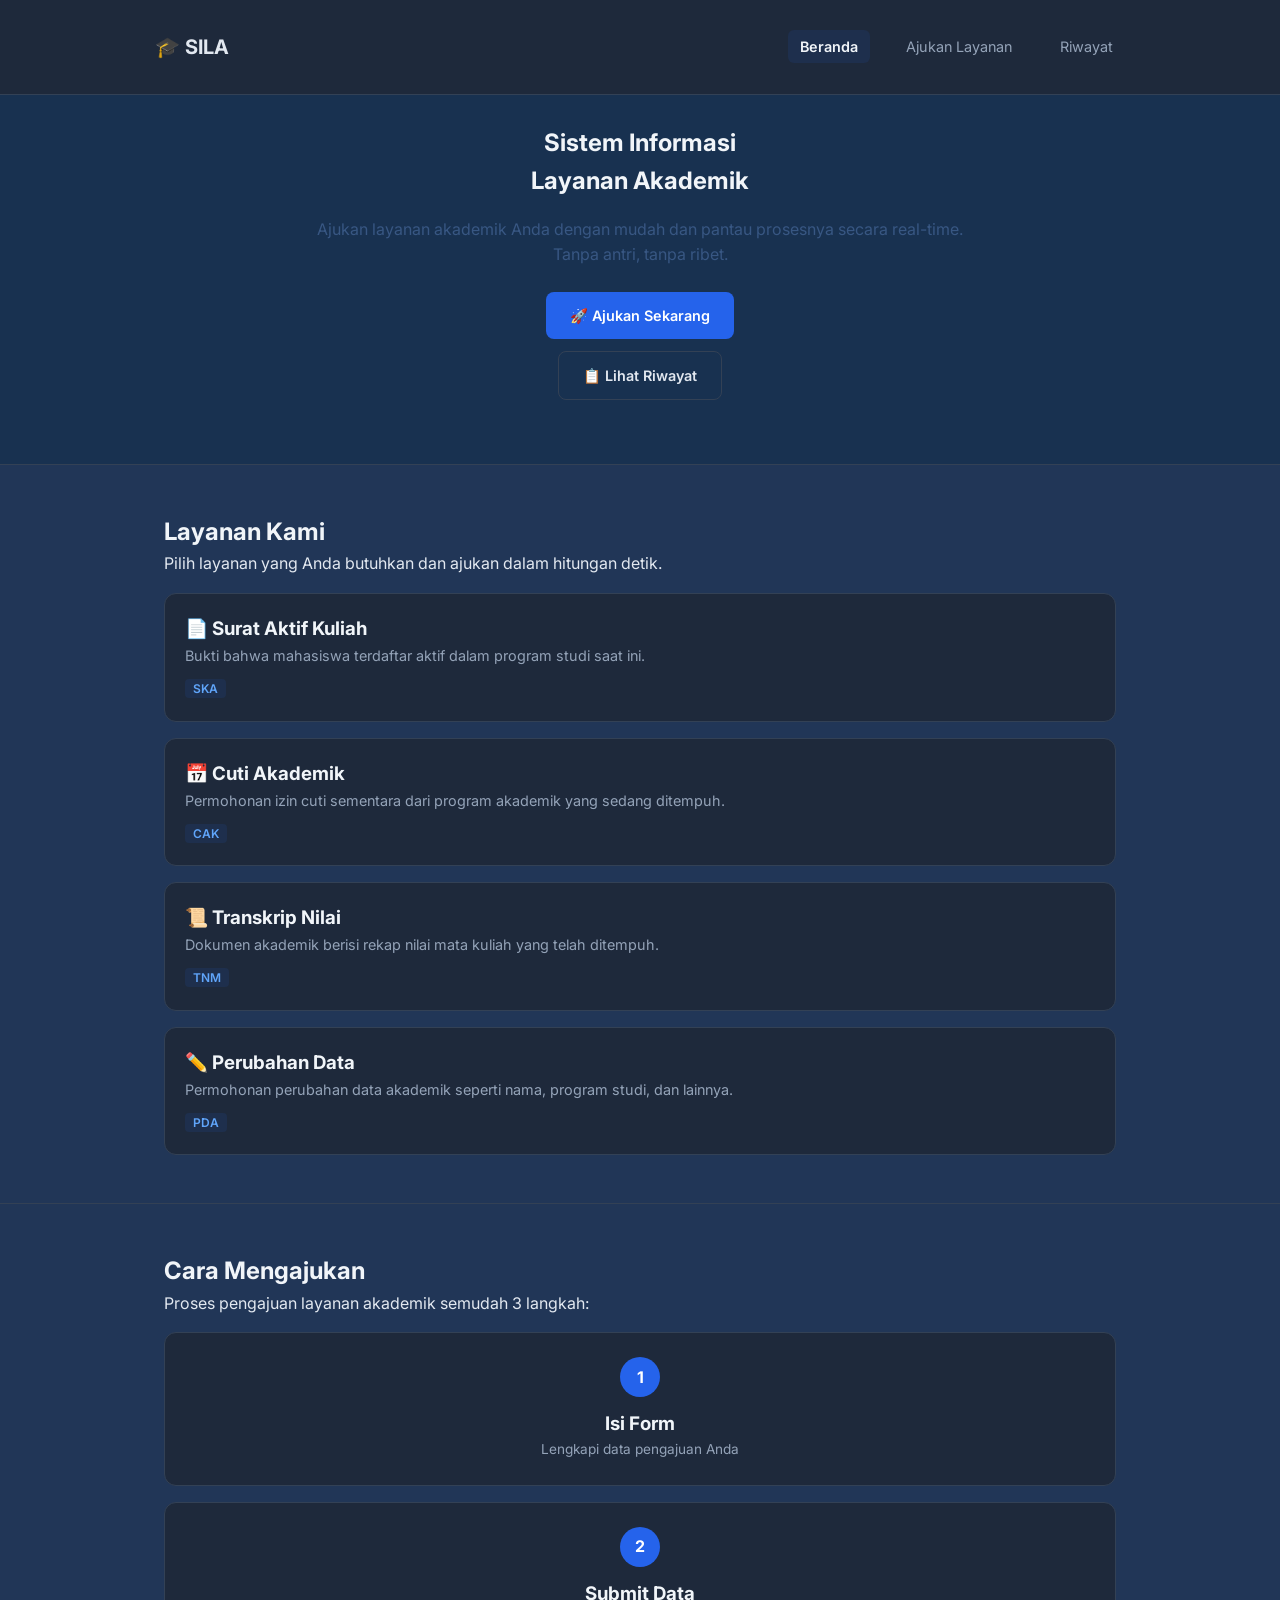
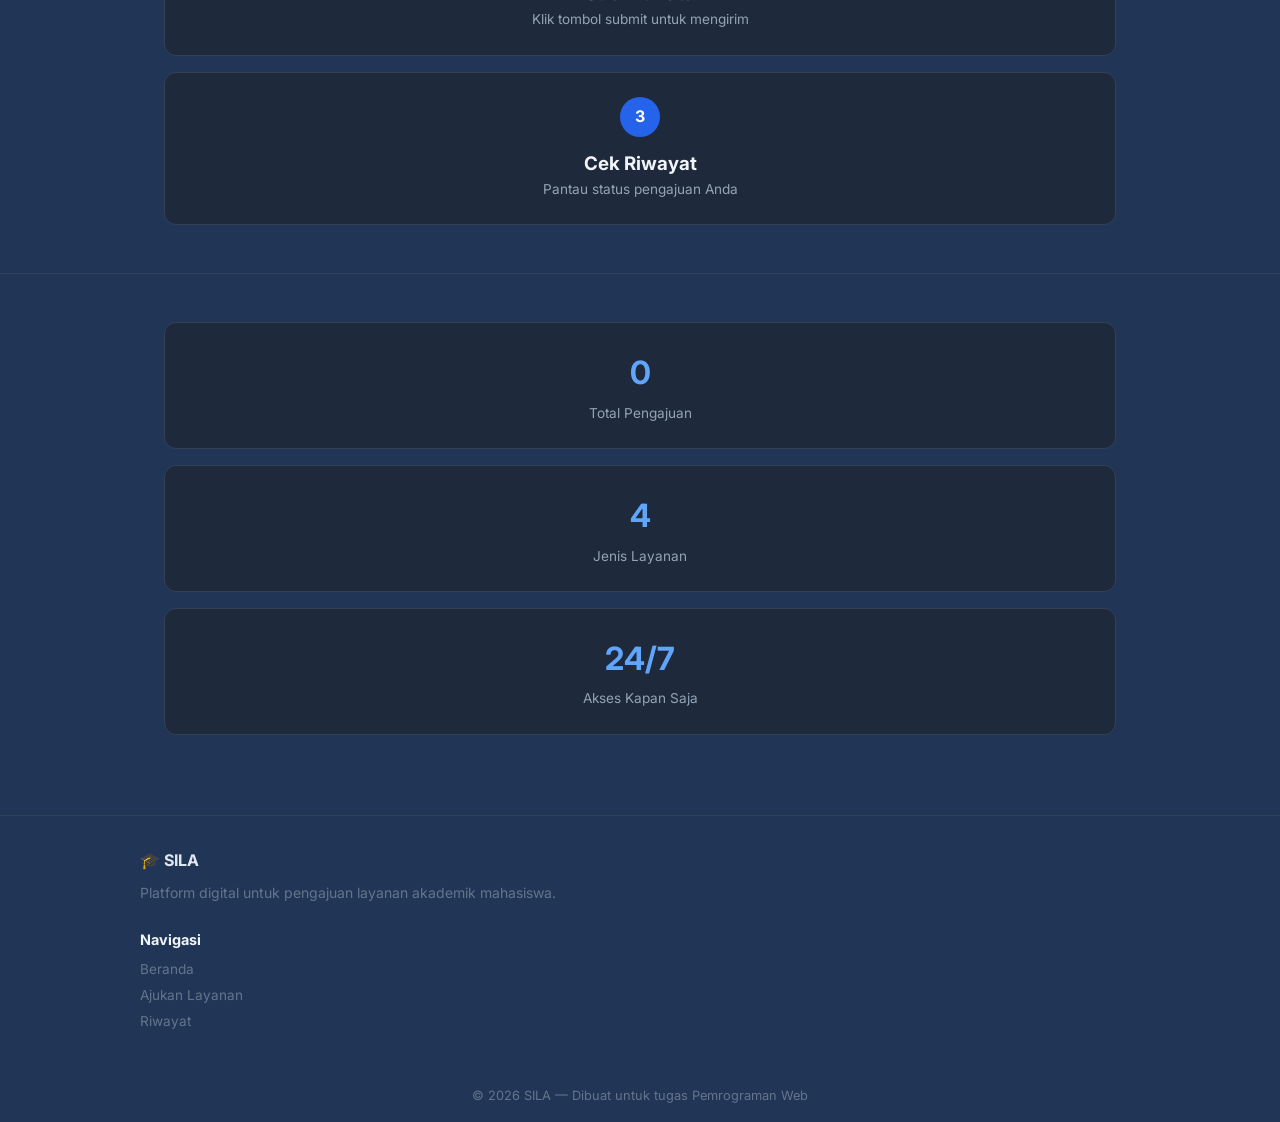
<file: index.html>
<!DOCTYPE html>
<html lang="en">
<head>
    <meta charset="UTF-8">
    <meta name="viewport" content="width=device-width, initial-scale=1.0">
    <link rel="stylesheet" href="css/style.css"> 
    <link rel="preconnect" href="https://fonts.googleapis.com">
    <link rel="preconnect" href="https://fonts.gstatic.com" crossorigin>
    <link href="https://fonts.googleapis.com/css2?family=Inter:ital,opsz,wght@0,14..32,100..900;1,14..32,100..900&display=swap" rel="stylesheet">
    <title>Sila - Sistem Informasi Layanan Akademik</title>
</head>
<body>
    <header class="navbar"> 
        <div class="container navbar-inner"> 
            <a href="index.html" class="logo">🎓 SILA</a> 
             <input type="checkbox" id="navToggle" class="nav-toggle"> 
             <label for="navToggle" class="nav-toggle-label"> 
                <span></span> 
                <span></span> 
                <span></span> 
            </label> 
            <nav> 
                <ul class="nav-menu">
                    <li><a href="index.html" class="active">Beranda</a></li>
                    <li><a href="layanan.html">Ajukan Layanan</a></li>
                    <li><a href="riwayat.html">Riwayat</a></li>
                </ul>
            </nav> 
        </div>
    </header>
    <!--Akhir Header-->

    <!-- Awal Main-->
     <main>
        <section class="hero"> 
            <div class="container"> 
                <h1>Sistem Informasi<br>Layanan Akademik</h1> 
                <p>Ajukan layanan akademik Anda dengan mudah dan pantau prosesnya secara real-time.<br>Tanpa antri, 
                    tanpa ribet.</p> 
                <div class="hero-buttons"> 
                    <a href="layanan.html" class="btn btn-primary">🚀 Ajukan Sekarang</a> 
                    <a href="riwayat.html" class="btn btn-outline">📋 Lihat Riwayat</a> 
                </div> 
            </div> 
        </section> 


        <!-- Daftar Layanan --> 
        <section class="section"> 
            <div class="container"> 
                <h2>Layanan Kami</h2> 
                <p class="section-desc">Pilih layanan yang Anda butuhkan dan ajukan dalam hitungan detik.</p> 
                <div class="cards-grid"> 
                    <article class="card"> 
                        <h3>📄 Surat Aktif Kuliah</h3> 
                        <p>Bukti bahwa mahasiswa terdaftar aktif dalam program studi saat ini.</p> 
                        <span class="card-code">SKA</span> 
                    </article> 
                    <article class="card"> 
                        <h3>📅 Cuti Akademik</h3> 
                        <p>Permohonan izin cuti sementara dari program akademik yang sedang ditempuh.</p> 
                        <span class="card-code">CAK</span> 
                    </article> 
                    <article class="card"> 
                        <h3>📜 Transkrip Nilai</h3> 
                        <p>Dokumen akademik berisi rekap nilai mata kuliah yang telah ditempuh.</p> 
                        <span class="card-code">TNM</span> 
                    </article> 
                    <article class="card"> 
                        <h3>✏️ Perubahan Data</h3> 
                        <p>Permohonan perubahan data akademik seperti nama, program studi, dan lainnya.</p> 
                        <span class="card-code">PDA</span> 
                    </article> 
                </div> 
            </div> 
        </section> 
   <!-- Cara Mengajukan --> 
        <section class="section"> 
             <div class="container"> 
                <h2>Cara Mengajukan</h2> 
                <p class="section-desc">Proses pengajuan layanan 
akademik semudah 3 langkah:</p> 
                <div class="steps-grid"> 
                    <div class="step"> 
                        <div class="step-number">1</div> 
                        <h3>Isi Form</h3> 
                        <p>Lengkapi data pengajuan Anda</p> 
                    </div> 
                    <div class="step"> 
                        <div class="step-number">2</div> 
                        <h3>Submit Data</h3> 
                        <p>Klik tombol submit untuk mengirim</p> 
                    </div> 
                    <div class="step"> 
                        <div class="step-number">3</div> 
                        <h3>Cek Riwayat</h3> 
                        <p>Pantau status pengajuan Anda</p> 
                    </div> 
                </div> 
            </div> 
        </section> 
        <!-- Statistik --> 
        <section class="section"> 
            <div class="container"> 
                <div class="stats-grid"> 
                    <div class="stat"> 
                        <div class="stat-number">0</div> 
                        <div class="stat-label">Total Pengajuan</div> 
                    </div> 
                    <div class="stat"> 
                        <div class="stat-number">4</div> 
                        <div class="stat-label">Jenis Layanan</div> 
                    </div> 
                    <div class="stat"> 
                        <div class="stat-number">24/7</div> 
                        <div class="stat-label">Akses Kapan Saja</div> 
                    </div> 
                </div> 
            </div> 
        </section> 

    </main>
    
    <!--Akhir Main-->
    <footer class="footer"> 
        <div class="container footer-inner"> 
            <div> 
                <strong>🎓 SILA</strong> 
                <p>Platform digital untuk pengajuan layanan akademik mahasiswa.</p> 
            </div> 
            <div> 
                <h4>Navigasi</h4> 
                <a href="index.html">Beranda</a> 
                <a href="layanan.html">Ajukan Layanan</a> 
                <a href="riwayat.html">Riwayat</a> 
            </div> 
        </div> 
        <div class="footer-bottom"> 
            <div class="container"> 
                <p>&copy; 2026 SILA — Dibuat untuk tugas Pemrograman Web</p> 
            </div> 
        </div> 
    </footer> 

</body>
</html>
</file>
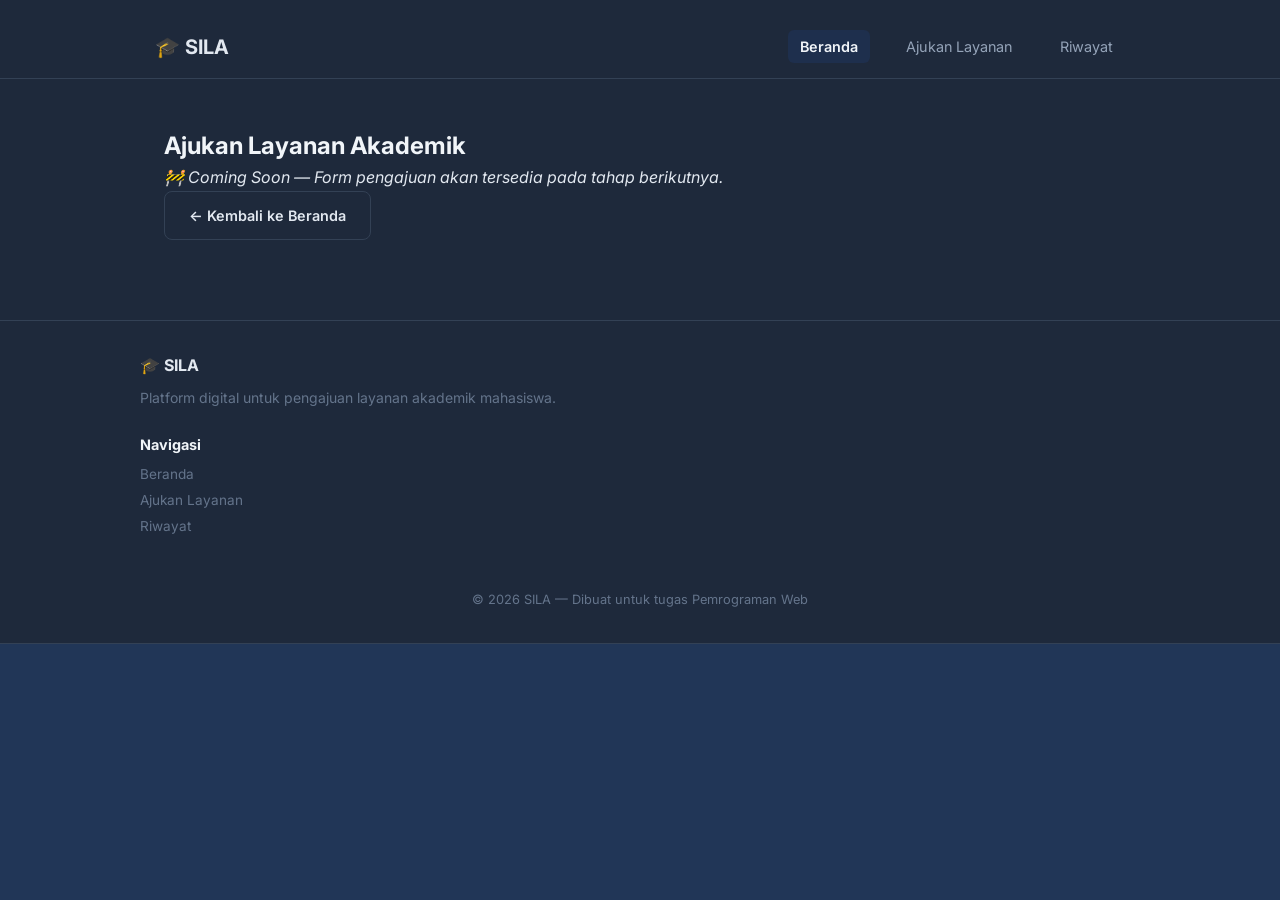
<file: layanan.html>
<!DOCTYPE html>
<html lang="en">
<head>
    <meta charset="UTF-8">
    <meta name="viewport" content="width=device-width, initial-scale=1.0">
    <link rel="stylesheet" href="css/style.css"> 
    <link rel="preconnect" href="https://fonts.googleapis.com">
    <link rel="preconnect" href="https://fonts.gstatic.com" crossorigin>
    <link href="https://fonts.googleapis.com/css2?family=Inter:ital,opsz,wght@0,14..32,100..900;1,14..32,100..900&display=swap" rel="stylesheet">
    <title>Sila - Sistem Informasi Layanan Akademik</title>
</head>
<body>
    <header class="navbar"> 
        <div class="container navbar-inner"> 
            <a href="index.html" class="logo">🎓 SILA</a> 
            <nav> 
                <ul class="nav-menu">
                    <li><a href="index.html" class="active">Beranda</a></li>
                    <li><a href="layanan.html">Ajukan Layanan</a></li>
                    <li><a href="riwayat.html">Riwayat</a></li>
                </ul>
            </nav> 
        </div>

    <!--Akhir Header-->
    
    <!-- Awal Main-->
    <main> 
        <section class="section"> 
            <div class="container"> 
                <h1>Ajukan Layanan Akademik</h1> 
                <p class="section-desc"><em>🚧 Coming Soon — Form pengajuan akan tersedia pada tahap berikutnya.</em> 
                </p> 
                <a href="index.html" class="btn btn-outline">← Kembali ke Beranda</a> 
            </div> 
        </section>
    
    <footer class="footer"> 
        <div class="container footer-inner"> 
            <div> 
                <strong>🎓 SILA</strong> 
                <p>Platform digital untuk pengajuan layanan akademik mahasiswa.</p> 
            </div> 
            <div> 
                <h4>Navigasi</h4> 
                <a href="index.html">Beranda</a> 
                <a href="layanan.html">Ajukan Layanan</a> 
                <a href="riwayat.html">Riwayat</a> 
            </div> 
        </div> 
        <div class="footer-bottom"> 
            <div class="container"> 
                <p>&copy; 2026 SILA — Dibuat untuk tugas Pemrograman Web</p> 
            </div> 
        </div> 
    </footer> 

</body>
</html>
</file>
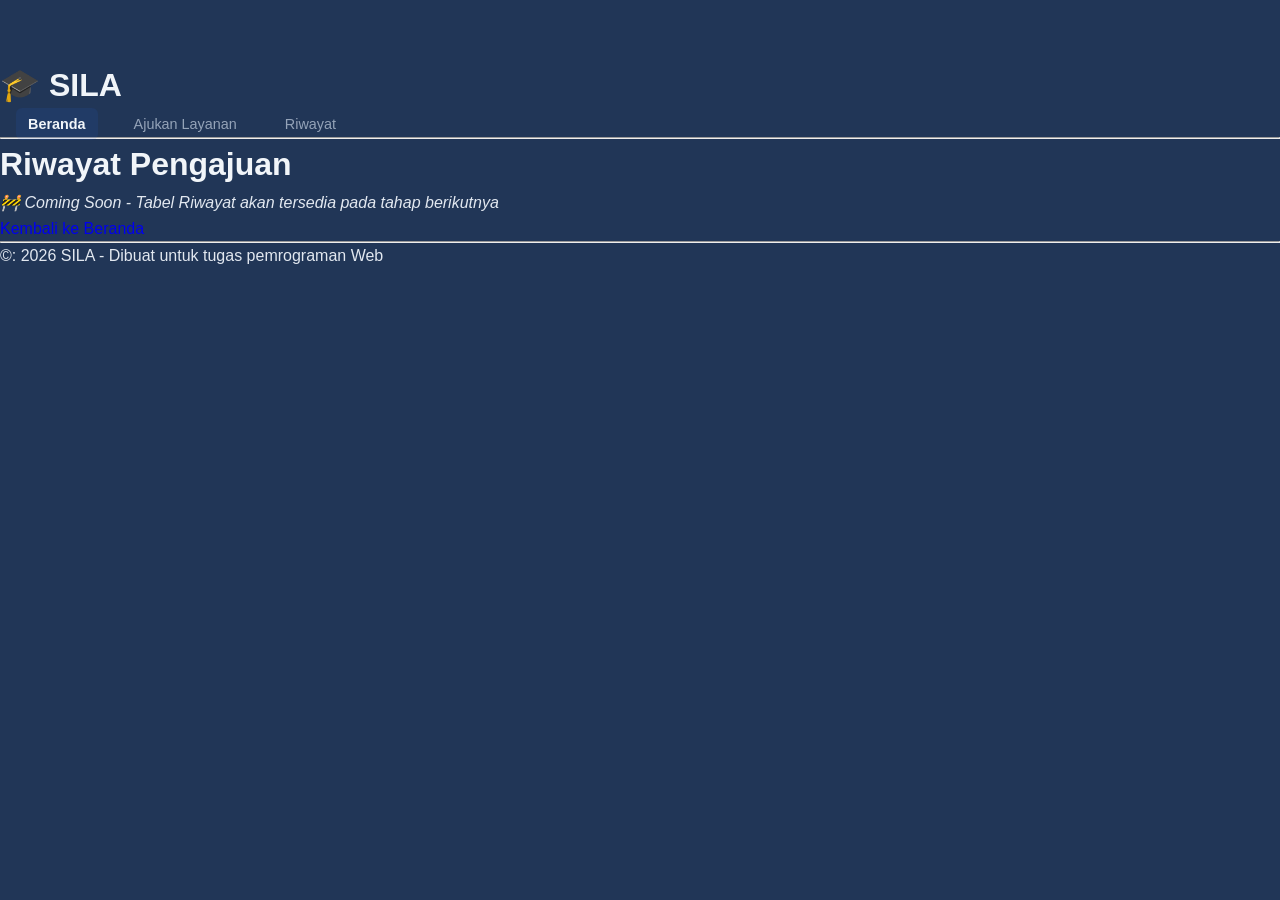
<file: riwayat.html>
<!DOCTYPE html>
<html lang="en">

<head>
    <meta charset="UTF-8">
    <meta name="viewport" content="width=device-width, initial-scale=1.0">
    <link rel="stylesheet" href="css/style.css">
    <title>Sila - Sistem Informasi Layanan Akademik</title>
</head>

<body>
    <header>
        <h1>🎓 SILA</h1>

        <nav>
            <ul class="nav-menu">
                <li><a href="index.html" class="active">Beranda</a></li>
                <li><a href="layanan.html">Ajukan Layanan</a></li>
                <li><a href="riwayat.html">Riwayat</a></li>
            </ul>
        </nav>
    </header>
    <hr>

    <main>
        <h1>Riwayat Pengajuan</h1>
        <p><i>🚧 Coming Soon - Tabel Riwayat akan tersedia pada tahap berikutnya</i></p>
        <a href="index.html">Kembali ke Beranda</a>
        <hr>
    </main>

    <footer>
        <p>&copy: 2026 SILA - Dibuat untuk tugas pemrograman Web</p>
    </footer>
</file>
<file: css/style.css>
/* /  CSS dasar: M3  /  */

 /* Reset Dasar */
 /* Menghapus margin dan padding bawaan browser agar tampilan konsisten di semua browser. Box-Sizing:border-box --> membuat lebar dan elemen sudah mencakup padding */
*{ 
    margin: 0; 
    padding: 0; 
    box-sizing: border-box; 
} 

body { 
    background-color: #213657; 
    color: #e2e8f0; 
    font-family: 'Inter', sans-serif; 
    font-size: 16px; 
    line-height: 1.6; 
    padding-top: 60px;
} 

/* Judul sedikit lebih terang */
h1, h2, h3 { 
    color: #f1f5f9; 
} 


/* Mengatur Ketebalantext setiap judul/level */
/* rem = relatif terhadap font size root (biasanya 16px) 1 rem = 16px  */

/* Atur Link/navigasi menghilangkan garis bawah bawaan */
a { 

    text-decoration: none; 
} 


/* M5 - Page Layout */

/*  Batasi Lebar konten maks 100px dan atur posisi selalu di tengah halaman */
.container{
    max-width: 1000px;
    margin: 0 auto;
    padding: 0 24px;
}

/* navbar */
.navbar { 
    background-color: #1e293b; 
    border-bottom: 1px solid #334155; 
    padding: 16px 0; 
    position: fixed;
    top: 0; 
    left: 0; 
    width: 100%; 
    z-index: 1000; 
} 
 
.navbar-inner { 
    display: flex; 
    justify-content: space-between; 
    align-items: center;
    padding: 15px;
} 
 
.logo { 
    font-size: 1.25rem; 
    font-weight: 700;
    color: #e2e8f0;
}

nav a { 
    margin-left: 16px; 
    color: #08c4f3; 
    font-size: 0.9rem; 
} 
 
nav a:hover, 
nav a.active { 
    color: #a8dcfa; 
} 

.hero { 
    padding: 64px 0; 
    text-align: center; 
    background-color: #183150;
} 
 
.hero h1 { 
   font-size: 2.25rem; 
    margin-bottom: 16px; 
} 

.hero p { 
    color: #385783; 
    margin-bottom: 24px; 
} 
 
/* / Buttons /  */
.hero-buttons { 
    display: flex; 
    justify-content: center; 
    gap: 12px; 
} 
 
.btn { 
    display: inline-block; 
    padding: 12px 24px; 
    border-radius: 8px; 
    font-size: 0.9rem; 
    font-weight: 600; 
} 
 
.btn-primary { 
    background-color: #2563eb; 
    color: #fff; 
} 
 
.btn-primary:hover { 
    background-color: #1d4ed8; 
    color: #fff; 
} 
 
.btn-outline { 
    border: 1px solid #334155; 
    color: #e2e8f0; 
} 
 
.btn-outline:hover { 
    background-color: #1e293b; 
    color: #f1f5f9; 
} 

/* / Section /  */
.section { 
    padding: 48px 0; 
    border-top: 1px solid #334155; 
} 
 
/* / Cards Grid - CSS Grid /  */
.cards-grid { 
    display: grid; 
    grid-template-columns: 1fr 1fr; 
    gap: 16px; 
    margin-top: 16px; 
} 
 
.card { 
    background-color: #1e293b; 
    border: 1px solid #334155; 
    border-radius: 12px; 
    padding: 20px; 
} 

/* tambah transisi */
.transition {
    border: border 0.3s, transform 0.4s
}

.card:hover{
    border: 1px solid #2563eb;
    transform: translateY(-5px);
}
 
.card p { 
    color: #94a3b8; 
    font-size: 0.9rem; 
    margin-bottom: 8px; 
} 
 
.card-code { 
    font-size: 0.75rem; 
    font-weight: 600; 
    color: #60a5fa; 
    background-color: rgba(37, 99, 235, 0.1); 
    padding: 2px 8px; 
    border-radius: 4px; 
} 
 
/* / Steps Grid - Flexbox /  */
.steps-grid { 
    display: flex; 
    gap: 16px; 
    margin-top: 16px; 
} 
 
.step { 
    flex: 1; 
    text-align: center; 
    background-color: #1e293b; 
    border: 1px solid #334155; 
    border-radius: 12px; 
    padding: 24px 16px; 
}

.step-number { 
    width: 40px; 
    height: 40px; 
    background-color: #2563eb; 
    color: #fff; 
    border-radius: 50%; 
    display: flex; 
    align-items: center; 
    justify-content: center; 
    font-weight: 700; 
    margin: 0 auto 12px; 
} 
 
.step p { 
    color: #94a3b8; 
    font-size: 0.85rem; 
} 
/*  
/ Stats Grid - Flexbox /  */
.stats-grid { 
    display: flex; 
    gap: 16px; 
} 
 
.stat { 
    flex: 1; 
    text-align: center; 
    background-color: #1e293b; 
    border: 1px solid #334155; 
    border-radius: 12px; 
    padding: 24px; 
} 
 
.stat-number { 
    font-size: 2rem; 
    font-weight: 700; 
    color: #60a5fa; 
} 
 
.stat-label { 
    color: #94a3b8; 
    font-size: 0.85rem; 
    margin-top: 4px; 
} 

.footer { 
    border-top: 1px solid #334155; 
    margin-top: 32px; 
} 
 
.footer-inner { 
    display: grid; 
    grid-template-columns: 2fr 1fr; 
    gap: 32px; 
    padding: 32px 0; 
} 
 
.footer-inner p { 
    color: #64748b; 
    font-size: 0.875rem; 
    margin-top: 8px; 
}

.footer-inner h4 { 
    color: #f1f5f9; 
    margin-bottom: 8px; 
    font-size: 0.9rem; 
} 
 
.footer-inner a { 
    display: block; 
    color: #64748b; 
    font-size: 0.85rem; 
    margin-bottom: 4px; 
} 
 
.footer-inner a:hover { 
    color: #93c5fd; 
} 
 
.footer-bottom { 
    border-top: 1px solid #33415500; 
    padding: 16px 0; 
    text-align: center; 
} 
 
.footer-bottom p { 
    font-size: 0.8rem; 
    color: #64748b; 
} 

/* / ================================ 
   STRUKTUR NAVIGASI & MENU — SILA 
   ================================ / 
 
/ Menu horizontal menggunakan list /  */
.nav-menu { 
    list-style: none; 
    display: flex; 
    gap: 8px; 
} 
 
.nav-menu li a { 
    color: #94a3b8; 
    font-size: 0.9rem; 
    padding: 8px 12px; 
    border-radius: 6px; 
} 
 
.nav-menu li a:hover{ 
    color: #f1f5f9; 
    background-color: rgba(255, 255, 255, 0.05);
} 
 
.nav-menu li a.active { 
    color: #f1f5f9; 
    font-weight: 600; 
    background-color: rgba(37, 99, 235, 0.1);
} 

 /* Footer navigation list /  */
.footer-nav ul { 
    list-style: none;
} 

.footer-nav ul li { 
    margin-bottom: 4px; 
} 
 
.footer-nav ul li a { 
    color: #64748b; 
    font-size: 0.85rem; 
} 
 
.footer-nav ul li a:hover { 
    color: #93c5fd; 
}

/* Menu Toggle */
/* 
.nav toggle : checkbox tersembunyi sbg trigger
.nav-toggle-label : label yang mengandung 3 garis untuk menampilkan menu */

.nav-toggle{
    display: none;
}

.nav-toggle-label { 
    display: none; 
    flex-direction: column; 
    gap: 5px; 
    cursor: pointer; 
    padding: 4px; 
}

.nav-toggle-label span {
    display: block; 
    width: 24px; 
    height: 3px; 
    background-color: #f1f5f9; 
    border-radius: 2px; 
}
@media (max-width: 768px){
        .navbar-inner { 
        flex-wrap: wrap;
    } 


    .nav-toggle-label { 
        display: flex;
    } 
 
    nav { 
        width: 100%; 
        order: 3; 
    } 
 
    .nav-menu { 
        display: none; 
        flex-direction: column; 
        gap: 0; 
        width: 100%; 
        padding: 8px 0; 
        border-top: 1px solid #334155; 
        margin-top: 12px; 
    } 

    .nav-menu li a { 
        display: block; 
        padding: 10px 0; 
        border-radius: 0; 
    } 
    .nav-toggle:checked + .nav-toggle-label + nav .nav-menu {
        display: flex;
    }
}

/* M07 */
/* judul web lebih kecil di layar mobile/tablet */
    .hero h1{
    font-size: 1.5rem;
    }

/* tombol berubah menjadi vertikal (1 kolom) */
    .hero-buttons { 
        flex-direction: column; 
        align-items: center; 
    }

/* card: dari 2 kolom jadi 1 kolom */
    .cards-grid { 
        grid-template-columns: 1fr; 
    } 

    .steps-grid { 
        flex-direction: column; 
    }

    .stats-grid{
    flex-direction: column;
    }

    .footer-inner {
    grid-template-columns: 1fr;
    gap: 24px;
    }

/* layar mobile : 480px */
/* tombol lebar penuh */

@media (max-width: 480px) { 
    .hero h1 { 
        font-size: 1.25rem;
    } 

    .hero p{
        font-size: 0.8rem;
    }

    .btn{
        width: 100%;
        text-align: center;
    }
}

/* animasi */
/* from: posisi awal( tersembunyi geser kebawah) */
/* to: posisi akhir(terlihat, posisi, normal */

@keyframes fadeIn{
    from{
        opacity: 0;
        /* transparan */
        transform: translateY(20px);
        /*geser kebawah sbyk 20px */
    }

    to{
        opacity: 1;
        /* terlihat penuh */
        transform: translateY(0);
    }
}

/* panggil/gunakan animasi */
body{
    animation: fadeIn 0.6s ease-in-out;
}
</file>
